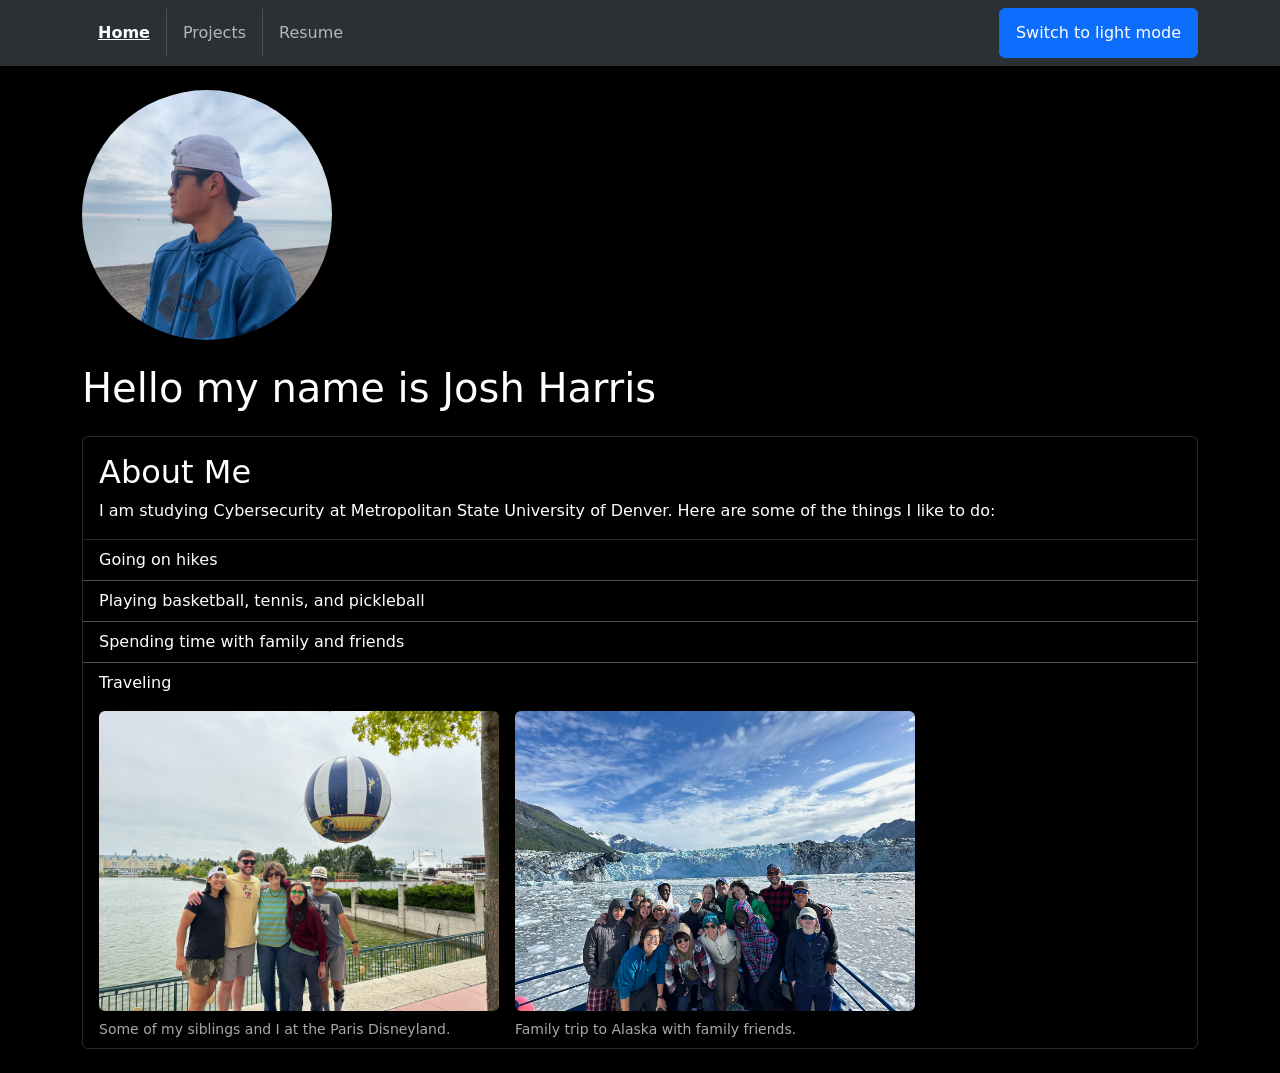
<file: index.html>
<!doctype html>
<!-- Accessibility: lang tells screen readers which language to read the page in -->
<html lang="en" data-bs-theme="dark">
  <head>
    <!-- Accessibility: a unique page title is announced first by screen readers -->
    <title>Home | Josh Harris</title>
    <meta charset="utf-8" />
    <meta name="viewport" content="width=device-width, initial-scale=1" />

    <!-- Using Bootstrap 5 framework -->
    <link
      href="https://cdn.jsdelivr.net/npm/bootstrap@5.3.3/dist/css/bootstrap.min.css"
      rel="stylesheet"
    />

    <!-- Bootstrap JavaScript -->
    <script src="https://cdn.jsdelivr.net/npm/bootstrap@5.3.3/dist/js/bootstrap.bundle.min.js"></script>

    <!-- jQuery used to load the navbar -->
    <script src="https://code.jquery.com/jquery-3.7.1.min.js"></script>

    <!-- Accessibility: light/dark switch so users can change the contrast -->
    <script src="theme.js"></script>

    <!-- Site colors: black background, white text -->
    <link href="styles.css" rel="stylesheet" />
  </head>

  <body>
    <!-- Accessibility: skip link lets keyboard and screen reader users jump past the navbar -->
    <a class="visually-hidden-focusable" href="#main-content"
      >Skip to main content</a
    >

    <!-- Navbar gets added here -->
    <div id="nav-placeholder"></div>
    <script>
      // Load only the #site-nav element from navbar.html
      $("#nav-placeholder").load("navbar.html #site-nav", function () {
        // Accessibility: mark the current page's link so screen readers announce it
        var page = location.pathname.split("/").pop() || "index.html";
        $('#site-nav a[href="' + page + '"]')
          .addClass("active")
          .attr("aria-current", "page");
        // Accessibility: make the contrast button's text match the saved theme
        setTheme(localStorage.getItem("theme") || "dark");
      });
    </script>

    <!-- Accessibility: the main landmark holds the page content inside a Bootstrap container -->
    <main id="main-content" class="container">
      <!-- Profile photo: equal width and height plus rounded-circle makes it a circle -->
      <!-- Accessibility: alt text describes the photo for people who cannot see it -->
      <img
        src="images/profile.jpg"
        alt="Josh Harris standing on a beach in a cap, sunglasses, and blue hoodie"
        width="250"
        height="250"
        class="rounded-circle object-fit-cover d-block my-4"
      />
      <h1>Hello my name is Josh Harris</h1>

      <!-- About Me card: short intro plus a list of things I like to do -->
      <section class="card my-4" aria-labelledby="about-heading">
        <div class="card-body">
          <h2 id="about-heading" class="card-title">About Me</h2>
          <p class="card-text">
            I am studying Cybersecurity at Metropolitan State University of
            Denver. Here are some of the things I like to do:
          </p>
        </div>
        <ul class="list-group list-group-flush">
          <li class="list-group-item">Going on hikes</li>
          <li class="list-group-item">
            Playing basketball, tennis, and pickleball
          </li>
          <li class="list-group-item">Spending time with family and friends</li>
          <li class="list-group-item">
            Traveling
            <!-- Travel photos: side by side, wrapping to stack on small screens; img-fluid lets them shrink to fit -->
            <!-- Accessibility: figure ties the visible caption to the photo, and alt text describes it -->
            <div class="d-flex flex-wrap gap-3 mt-3">
              <figure class="figure mb-0 travel-photo">
                <img
                  src="images/disneyland-paris.jpg"
                  alt="Five people standing arm in arm by a lake at Disneyland Paris, with a blue and white striped balloon behind them"
                  width="400"
                  height="300"
                  class="figure-img img-fluid rounded"
                />
                <figcaption class="figure-caption">
                  Some of my siblings and I at the Paris Disneyland.
                </figcaption>
              </figure>
              <figure class="figure mb-0 travel-photo">
                <img
                  src="images/alaska.jpg"
                  alt="A large group of people in jackets and hats smiling on the bow of a boat in icy water, with a blue glacier and mountains behind them"
                  width="400"
                  height="300"
                  class="figure-img img-fluid rounded"
                />
                <figcaption class="figure-caption">
                  Family trip to Alaska with family friends.
                </figcaption>
              </figure>
            </div>
          </li>
        </ul>
      </section>
    </main>
  </body>
</html>
</file>
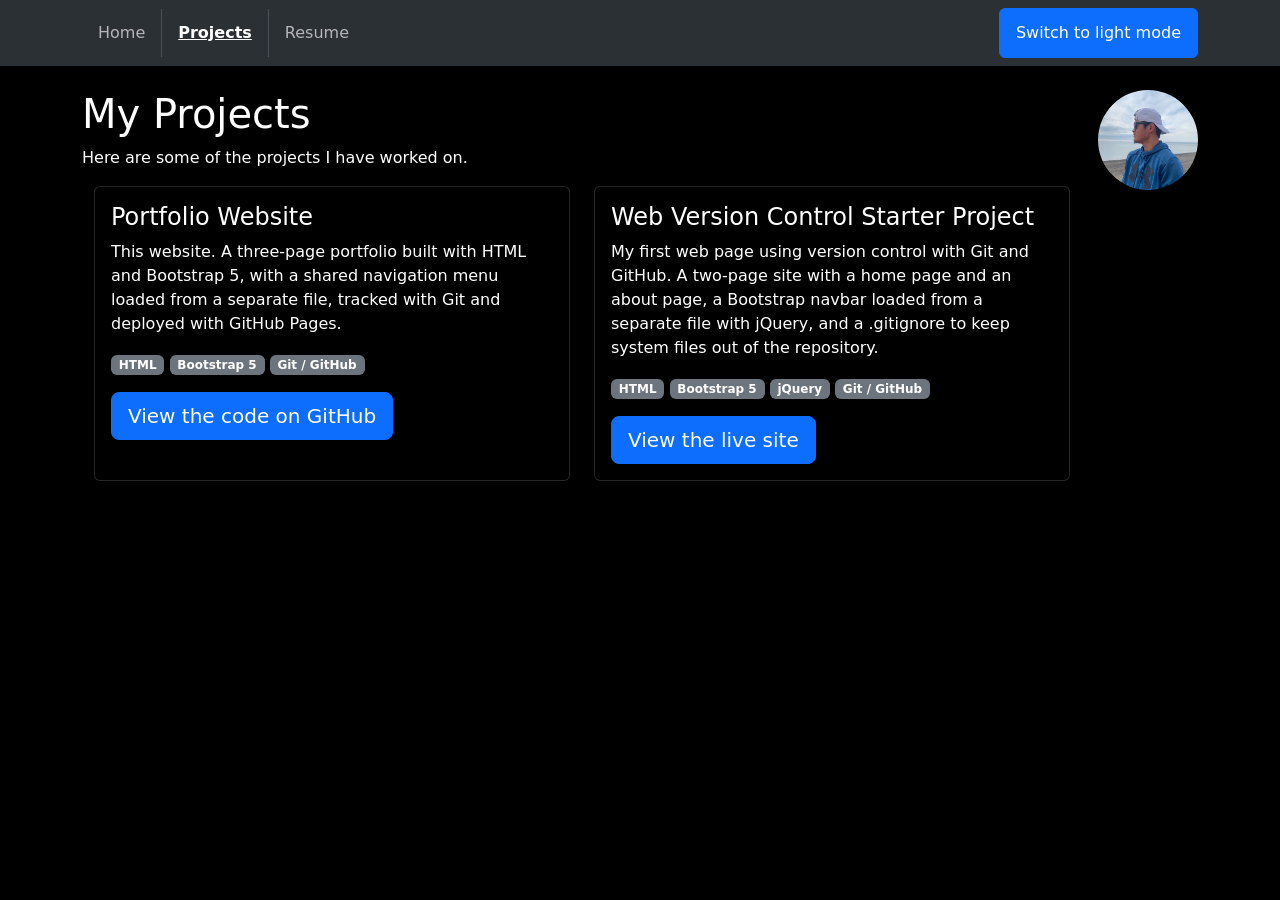
<file: projects.html>
<!doctype html>
<html lang="en" data-bs-theme="dark">
<head>
  <title>Projects | Josh Harris</title>
  <meta charset="utf-8">
  <meta name="viewport" content="width=device-width, initial-scale=1">

  <!-- Using Bootstrap 5 framework -->
  <link href="https://cdn.jsdelivr.net/npm/bootstrap@5.3.3/dist/css/bootstrap.min.css" rel="stylesheet">

  <!-- Bootstrap JavaScript -->
  <script src="https://cdn.jsdelivr.net/npm/bootstrap@5.3.3/dist/js/bootstrap.bundle.min.js"></script>

  <!-- jQuery used to load the navbar -->
  <script src="https://code.jquery.com/jquery-3.7.1.min.js"></script>

  <!-- Accessibility: light/dark switch so users can change the contrast -->
  <script src="theme.js"></script>

  <!-- Site colors: black background, white text -->
  <link href="styles.css" rel="stylesheet">
</head>

<body>
  <!-- Accessibility: skip link lets keyboard and screen reader users jump past the navbar -->
  <a class="visually-hidden-focusable" href="#main-content">Skip to main content</a>

  <!-- Navbar gets added here -->
  <div id="nav-placeholder"></div>
  <script>
    // Load only the #site-nav element from navbar.html
    $("#nav-placeholder").load("navbar.html #site-nav", function () {
      // Accessibility: mark the current page's link so screen readers announce it
      var page = location.pathname.split("/").pop() || "index.html";
      $('#site-nav a[href="' + page + '"]').addClass("active").attr("aria-current", "page");
      // Accessibility: make the contrast button's text match the saved theme
      setTheme(localStorage.getItem("theme") || "dark");
    });
  </script>

  <!-- Web page content goes inside Bootstrap container(s) -->
  <main id="main-content" class="container my-4">
    <!-- Small circular profile photo floated to the top right -->
    <!-- Accessibility: alt text describes the photo for people who cannot see it -->
    <img src="images/profile.jpg"
         alt="Josh Harris standing on a beach in a cap, sunglasses, and blue hoodie"
         width="100" height="100"
         class="rounded-circle object-fit-cover float-end ms-3 mb-3">
    <h1>My Projects</h1>
    <p>Here are some of the projects I have worked on.</p>

    <!-- Project cards: side by side on medium screens and up, stacked on phones -->
    <div class="row g-4">

      <div class="col-md-6">
        <article class="card h-100">
          <div class="card-body">
            <h2 class="card-title h4">Portfolio Website</h2>
            <p class="card-text">
              This website. A three-page portfolio built with HTML and Bootstrap 5,
              with a shared navigation menu loaded from a separate file, tracked with
              Git and deployed with GitHub Pages.
            </p>
            <!-- Badges show the tools used for the project -->
            <p>
              <span class="badge text-bg-secondary">HTML</span>
              <span class="badge text-bg-secondary">Bootstrap 5</span>
              <span class="badge text-bg-secondary">Git / GitHub</span>
            </p>
            <!-- Accessibility: large button with text that says exactly what it does -->
            <a class="btn btn-primary btn-lg" href="https://github.com/JoshHarris84/M02-Josh-Harris-Portfolio">
              View the code on GitHub
            </a>
          </div>
        </article>
      </div>

      <!-- Second project: my first site built with Git and GitHub -->
      <div class="col-md-6">
        <article class="card h-100">
          <div class="card-body">
            <h2 class="card-title h4">Web Version Control Starter Project</h2>
            <p class="card-text">
              My first web page using version control with Git and GitHub. A two-page
              site with a home page and an about page, a Bootstrap navbar loaded from a
              separate file with jQuery, and a .gitignore to keep system files out of
              the repository.
            </p>
            <!-- Badges show the tools used for the project -->
            <p>
              <span class="badge text-bg-secondary">HTML</span>
              <span class="badge text-bg-secondary">Bootstrap 5</span>
              <span class="badge text-bg-secondary">jQuery</span>
              <span class="badge text-bg-secondary">Git / GitHub</span>
            </p>
            <!-- Accessibility: large button with text that says exactly what it does -->
            <a class="btn btn-primary btn-lg" href="https://joshharris84.github.io/web-version-control-starter-project/">
              View the live site
            </a>
          </div>
        </article>
      </div>

    </div>
  </main>
</body>
</html>
</file>
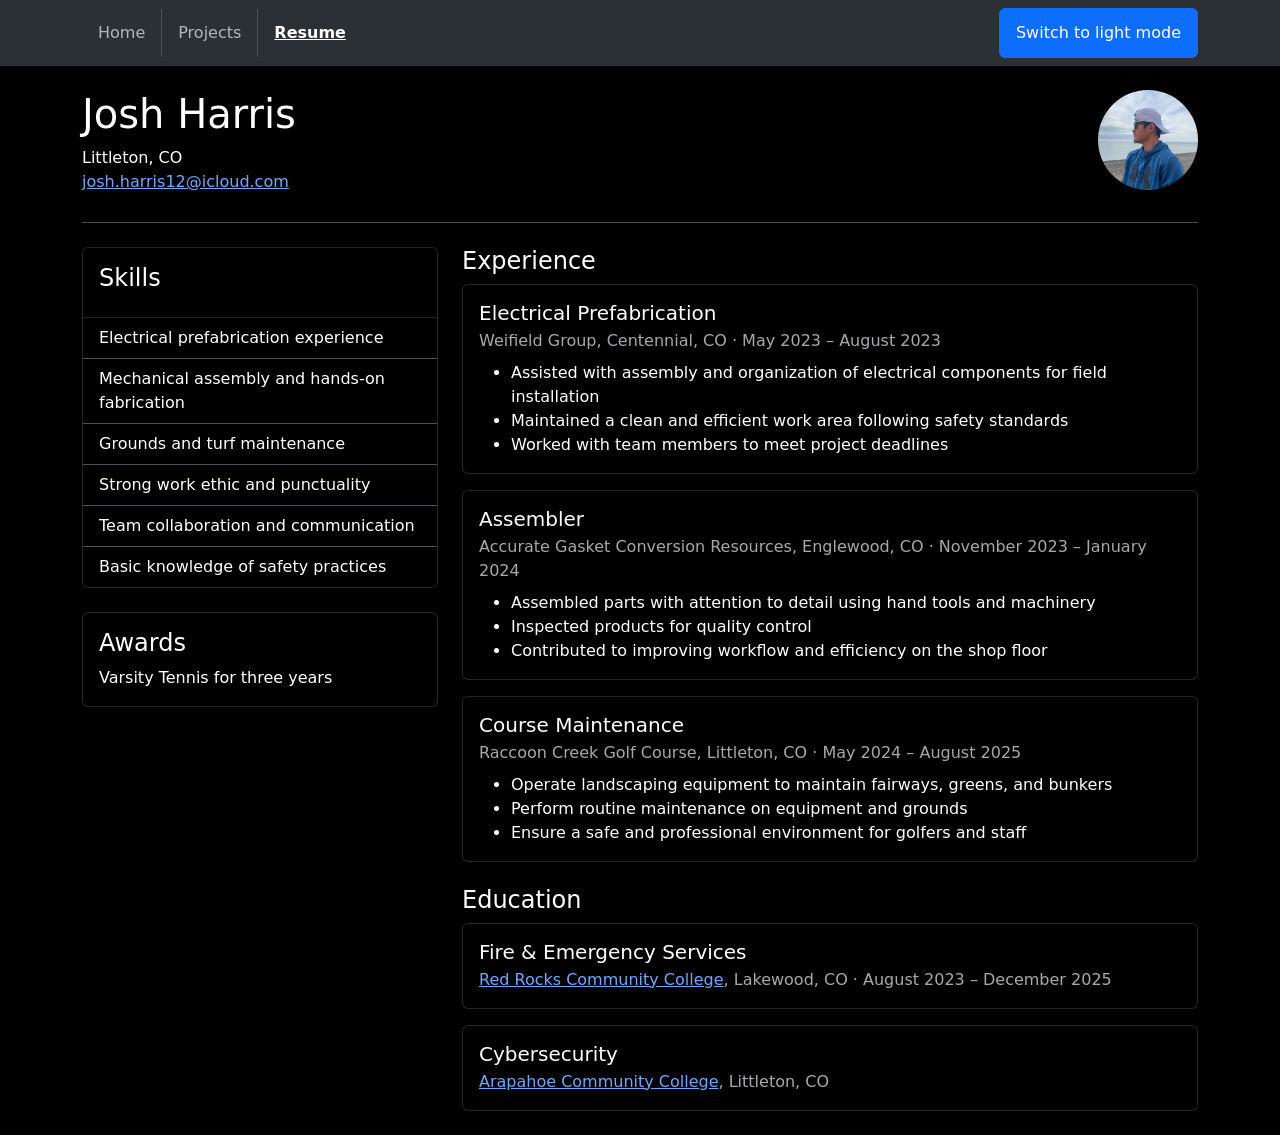
<file: resume.html>
<!doctype html>
<html lang="en" data-bs-theme="dark">
<head>
  <title>Resume | Josh Harris</title>
  <meta charset="utf-8">
  <meta name="viewport" content="width=device-width, initial-scale=1">

  <!-- Using Bootstrap 5 framework -->
  <link href="https://cdn.jsdelivr.net/npm/bootstrap@5.3.3/dist/css/bootstrap.min.css" rel="stylesheet">

  <!-- Bootstrap JavaScript -->
  <script src="https://cdn.jsdelivr.net/npm/bootstrap@5.3.3/dist/js/bootstrap.bundle.min.js"></script>

  <!-- jQuery used to load the navbar -->
  <script src="https://code.jquery.com/jquery-3.7.1.min.js"></script>

  <!-- Accessibility: light/dark switch so users can change the contrast -->
  <script src="theme.js"></script>

  <!-- Site colors: black background, white text -->
  <link href="styles.css" rel="stylesheet">
</head>

<body>
  <!-- Accessibility: skip link lets keyboard and screen reader users jump past the navbar -->
  <a class="visually-hidden-focusable" href="#main-content">Skip to main content</a>

  <!-- Navbar gets added here -->
  <div id="nav-placeholder"></div>
  <script>
    // Load only the #site-nav element from navbar.html
    $("#nav-placeholder").load("navbar.html #site-nav", function () {
      // Accessibility: mark the current page's link so screen readers announce it
      var page = location.pathname.split("/").pop() || "index.html";
      $('#site-nav a[href="' + page + '"]').addClass("active").attr("aria-current", "page");
      // Accessibility: make the contrast button's text match the saved theme
      setTheme(localStorage.getItem("theme") || "dark");
    });
  </script>

  <!-- Web page content goes inside Bootstrap container(s) -->
  <main id="main-content" class="container my-4">

    <!-- Resume header: name and contact info -->
    <!-- Accessibility: text is left-aligned, which is easier to read for users with dyslexia -->
    <header class="border-bottom pb-3 mb-4 clearfix">
    <!-- Small circular profile photo floated to the top right -->
    <!-- Accessibility: alt text describes the photo for people who cannot see it -->
    <img src="images/profile.jpg"
         alt="Josh Harris standing on a beach in a cap, sunglasses, and blue hoodie"
         width="100" height="100"
         class="rounded-circle object-fit-cover float-end ms-3 mb-3">
      <h1>Josh Harris</h1>
      <address class="mb-0">
        Littleton, CO<br>
        <a href="mailto:josh.harris12@icloud.com">josh.harris12@icloud.com</a>
      </address>
    </header>

    <!-- Two columns on medium screens and up, stacked on phones -->
    <div class="row g-4">

      <!-- Left column: skills and awards -->
      <div class="col-md-4">
        <section class="card mb-4" aria-labelledby="skills-heading">
          <div class="card-body">
            <h2 id="skills-heading" class="card-title h4">Skills</h2>
          </div>
          <ul class="list-group list-group-flush">
            <li class="list-group-item">Electrical prefabrication experience</li>
            <li class="list-group-item">Mechanical assembly and hands-on fabrication</li>
            <li class="list-group-item">Grounds and turf maintenance</li>
            <li class="list-group-item">Strong work ethic and punctuality</li>
            <li class="list-group-item">Team collaboration and communication</li>
            <li class="list-group-item">Basic knowledge of safety practices</li>
          </ul>
        </section>

        <section class="card" aria-labelledby="awards-heading">
          <div class="card-body">
            <h2 id="awards-heading" class="card-title h4">Awards</h2>
            <p class="card-text">Varsity Tennis for three years</p>
          </div>
        </section>
      </div>

      <!-- Right column: experience and education -->
      <div class="col-md-8">
        <section class="mb-4" aria-labelledby="experience-heading">
          <h2 id="experience-heading" class="h4">Experience</h2>

          <!-- Each job is its own card -->
          <article class="card mb-3">
            <div class="card-body">
              <h3 class="card-title h5">Electrical Prefabrication</h3>
              <p class="card-subtitle text-body-secondary mb-2">
                Weifield Group, Centennial, CO &middot; May 2023 – August 2023
              </p>
              <ul class="mb-0">
                <li>Assisted with assembly and organization of electrical components for field installation</li>
                <li>Maintained a clean and efficient work area following safety standards</li>
                <li>Worked with team members to meet project deadlines</li>
              </ul>
            </div>
          </article>

          <article class="card mb-3">
            <div class="card-body">
              <h3 class="card-title h5">Assembler</h3>
              <p class="card-subtitle text-body-secondary mb-2">
                Accurate Gasket Conversion Resources, Englewood, CO &middot; November 2023 – January 2024
              </p>
              <ul class="mb-0">
                <li>Assembled parts with attention to detail using hand tools and machinery</li>
                <li>Inspected products for quality control</li>
                <li>Contributed to improving workflow and efficiency on the shop floor</li>
              </ul>
            </div>
          </article>

          <article class="card">
            <div class="card-body">
              <h3 class="card-title h5">Course Maintenance</h3>
              <p class="card-subtitle text-body-secondary mb-2">
                Raccoon Creek Golf Course, Littleton, CO &middot; May 2024 – August 2025
              </p>
              <ul class="mb-0">
                <li>Operate landscaping equipment to maintain fairways, greens, and bunkers</li>
                <li>Perform routine maintenance on equipment and grounds</li>
                <li>Ensure a safe and professional environment for golfers and staff</li>
              </ul>
            </div>
          </article>
        </section>

        <section aria-labelledby="education-heading">
          <h2 id="education-heading" class="h4">Education</h2>

          <!-- School names are external links to each college's website -->
          <article class="card mb-3">
            <div class="card-body">
              <h3 class="card-title h5">Fire &amp; Emergency Services</h3>
              <p class="card-subtitle text-body-secondary mb-0">
                <a href="https://www.rrcc.edu/">Red Rocks Community College</a>, Lakewood, CO
                &middot; August 2023 – December 2025
              </p>
            </div>
          </article>

          <article class="card">
            <div class="card-body">
              <h3 class="card-title h5">Cybersecurity</h3>
              <p class="card-subtitle text-body-secondary mb-0">
                <a href="https://www.arapahoe.edu/">Arapahoe Community College</a>, Littleton, CO
              </p>
            </div>
          </article>
        </section>
      </div>

    </div>
  </main>
</body>
</html>
</file>
<file: styles.css>
/* Site-wide colors: black background with white text.
   Overrides Bootstrap's dark theme variables so cards and lists match. */
[data-bs-theme="dark"] {
  --bs-body-bg: #000;
  --bs-body-color: #fff;
}

/* Accessibility: a thick, high-contrast outline shows keyboard users
   which link or button is currently focused. */
a:focus-visible,
button:focus-visible {
  outline: 3px solid #ffc107;
  outline-offset: 2px;
}

/* The yellow outline is hard to see on a white background,
   so light mode uses a black outline instead. */
[data-bs-theme="light"] a:focus-visible,
[data-bs-theme="light"] button:focus-visible {
  outline-color: #000;
}

/* Accessibility: bigger click and tap targets in the navbar for users
   with motor disabilities and touch screens. */
#site-nav .nav-link,
#theme-toggle {
  padding: 0.75rem 1rem;
}

/* Accessibility: the current page's link is bold and underlined,
   so it is not shown by color alone. */
#site-nav .nav-link.active {
  font-weight: bold;
  text-decoration: underline;
}

/* Divider line between each page link in the navbar.
   On phones the links stack, so the line goes above each link instead. */
#site-nav .nav-link + .nav-link {
  border-top: 1px solid var(--bs-border-color);
}

@media (min-width: 576px) {
  #site-nav .nav-link + .nav-link {
    border-top: 0;
    border-left: 1px solid var(--bs-border-color);
  }
}

/* Travel photos on the home page: keeps each caption wrapped
   under its own photo instead of stretching wider than it. */
.travel-photo {
  max-width: 400px;
}

/* Crops each travel photo to the same 4:3 shape so a tall photo
   lines up with a wide one. */
.travel-photo img {
  aspect-ratio: 4 / 3;
  object-fit: cover;
}
</file>
